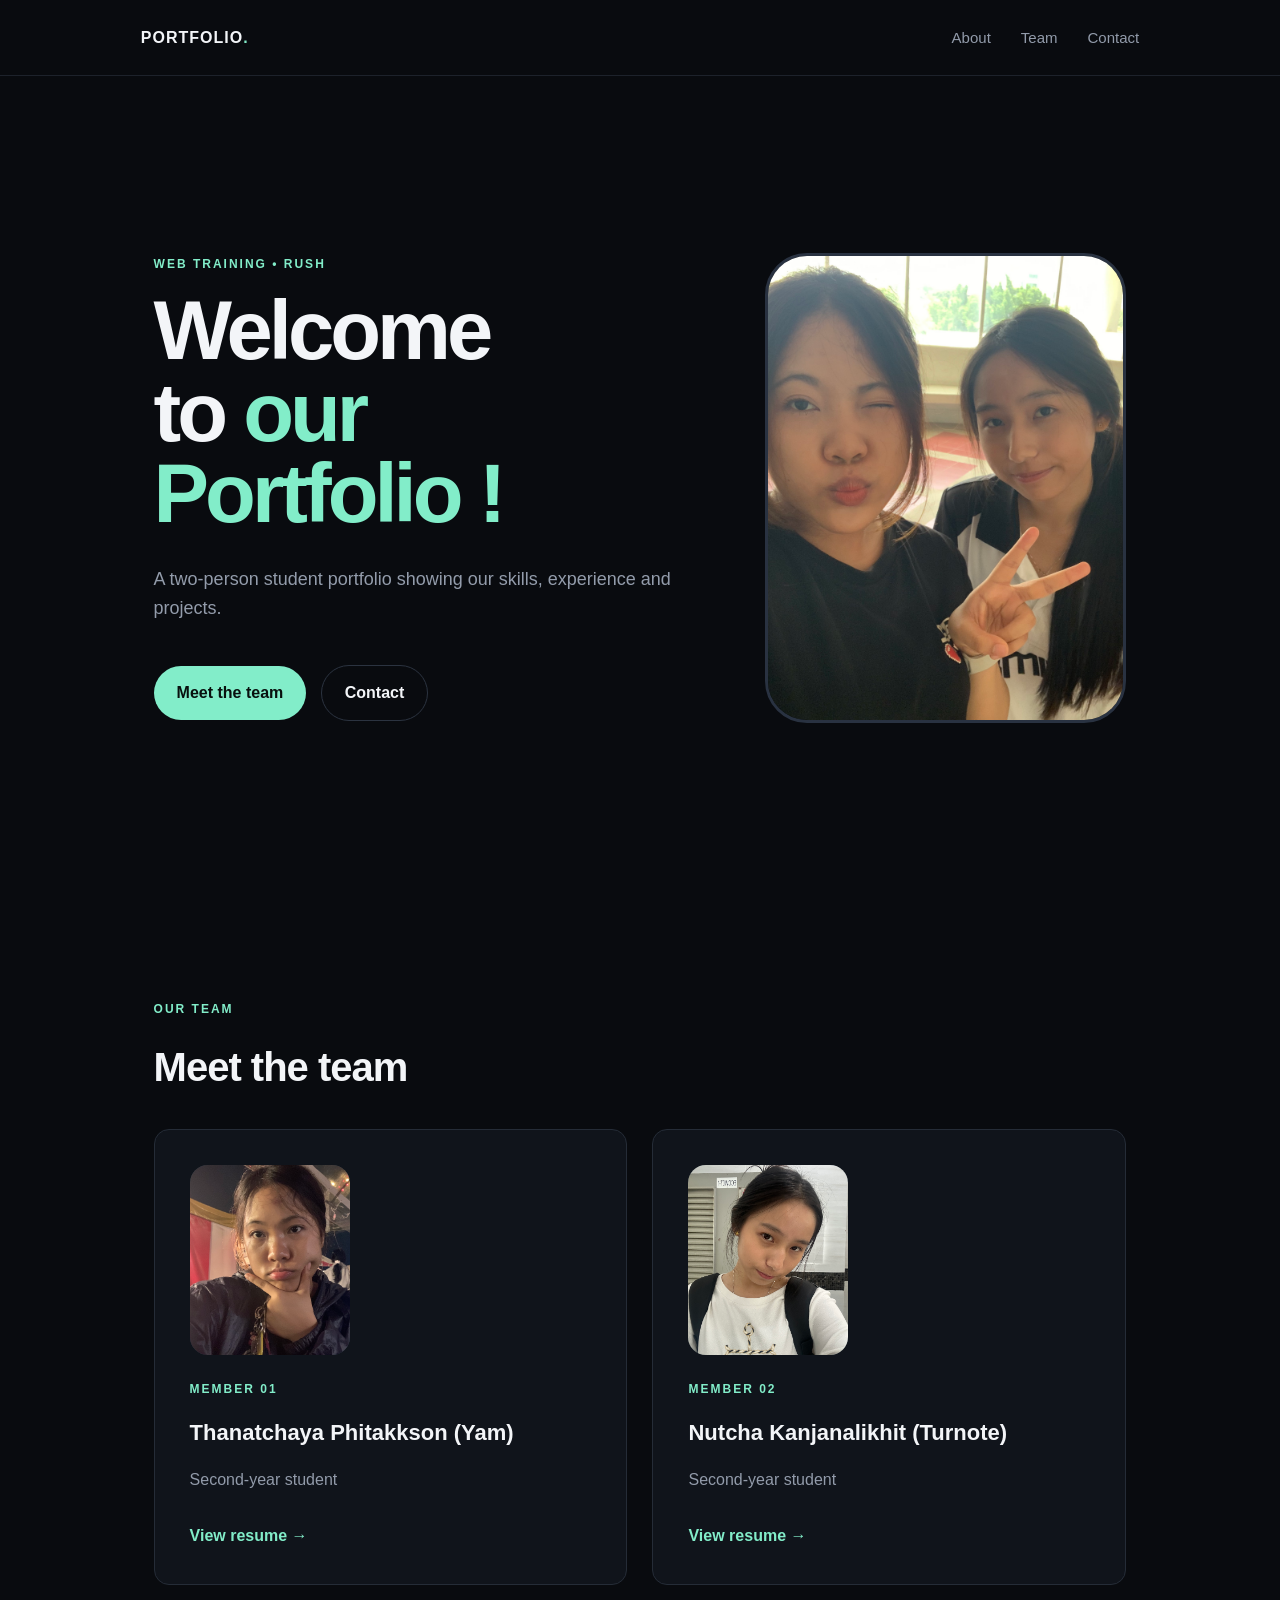
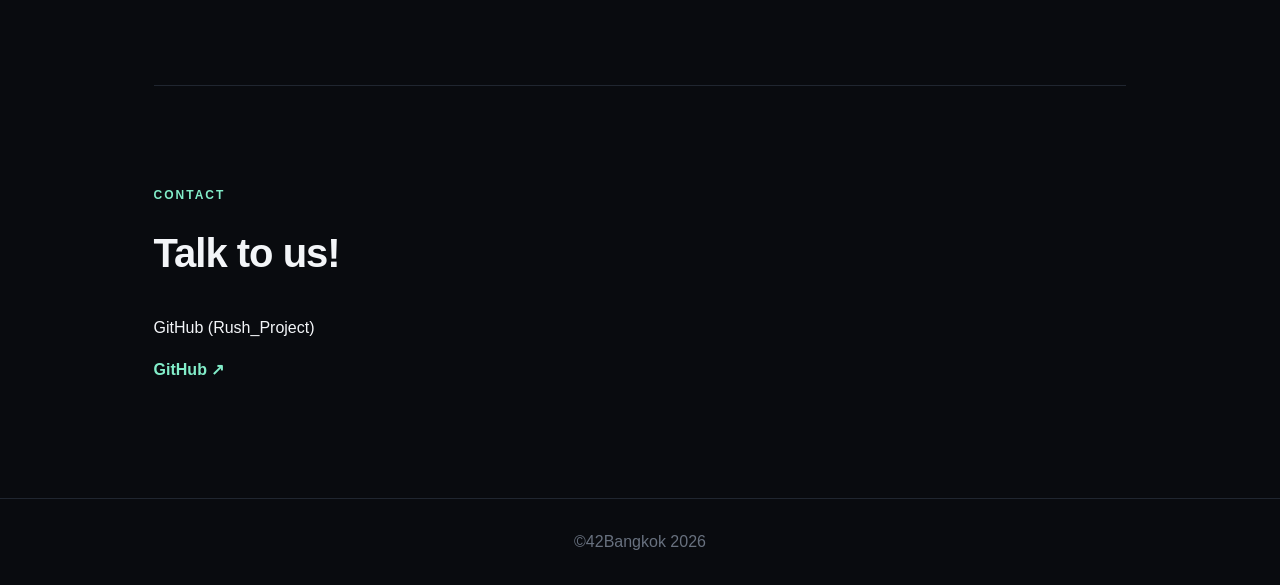
<file: index.html>
<!DOCTYPE html>
<html lang="en">
<head>
  <meta charset="UTF-8">
  <meta name="viewport" content="width=device-width, initial-scale=1.0">
  <title>Portfolio - Our Team</title>
  <link rel="stylesheet" href="style.css">
  <link href="https://fonts.googleapis.com/css2?family=Anuphan:wght@300;400;500;600;700&display=swap" rel="stylesheet">
</head>
<body>
<nav>
  <a class="logo" href="index.html">PORTFOLIO<span>.</span></a>
  <button class="menu-button" aria-label="Open menu">☰</button>
  <div class="nav-links">
    <a href="#about">About</a>
    <a href="#team">Team</a>
    <a href="#contact">Contact</a>
  </div>
</nav>

<header class="intro-section" id="about">
  <div class="intro-text">
    <p class="label">WEB TRAINING • RUSH</p>
    <h1>Welcome<br>to <span>our<br>Portfolio !</span></h1>
    <p class="intro">A two-person student portfolio showing our skills, experience and projects.</p>
    <a class="button" href="#team">Meet the team</a>
    <a class="button outline" href="#contact">Contact</a>
  </div>

  <div class="intro-image">
    <img src="IMG_1265.jpg">
  </div>
</header>

<section id="team">
  <p class="label">OUR TEAM</p>
  <h2>Meet the team</h2>
  <div class="team-grid">
    <article class="team-card">
      <img class="initial" src="IMG_1557.jpg" alt="Your Name">
      <p class="label">MEMBER 01</p>
      <h3>Thanatchaya Phitakkson (Yam)</h3>
      <p>Second-year student</p>
      <a href="resume-one.html">View resume →</a>
    </article>
    <article class="team-card">
      <img class="initial" src="IMG_PORT.jpg" alt="Your Name">
      <p class="label">MEMBER 02</p>
      <h3>Nutcha Kanjanalikhit (Turnote)</h3>
      <p>Second-year student</p>
      <a href="resume-two.html">View resume →</a>
    </article>
  </div>
</section>

<section class="contact" id="contact">
  <p class="label">CONTACT</p>
  <h2>Talk to us!</h2>
  <p>GitHub (Rush_Project)
    <div class="social">
      <a href="https://github.com/yyaaone/rush_project_42/tree/main" target="_blank">GitHub ↗</a>
    </div>
  </p>
</section>

<footer>©42Bangkok 2026</footer>
  <script src="script.js"></script>
</body>
</html>
</file>
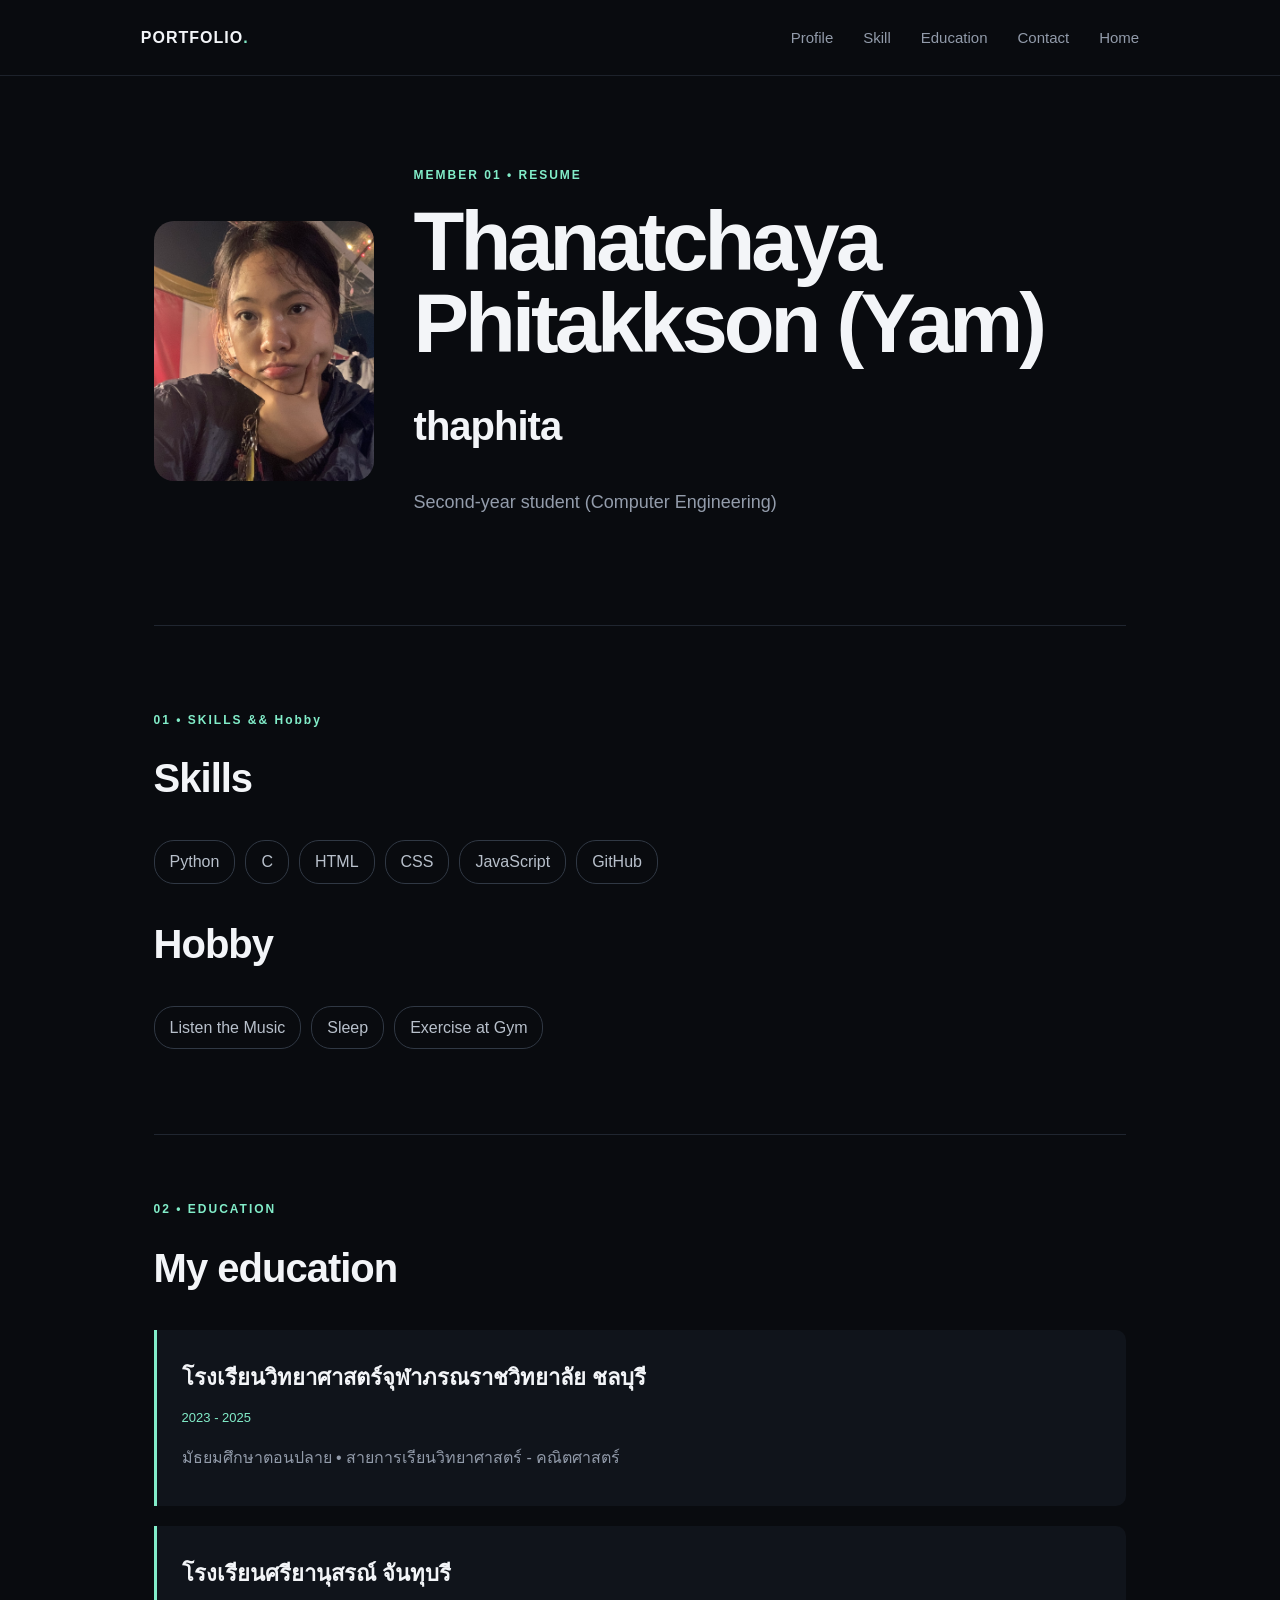
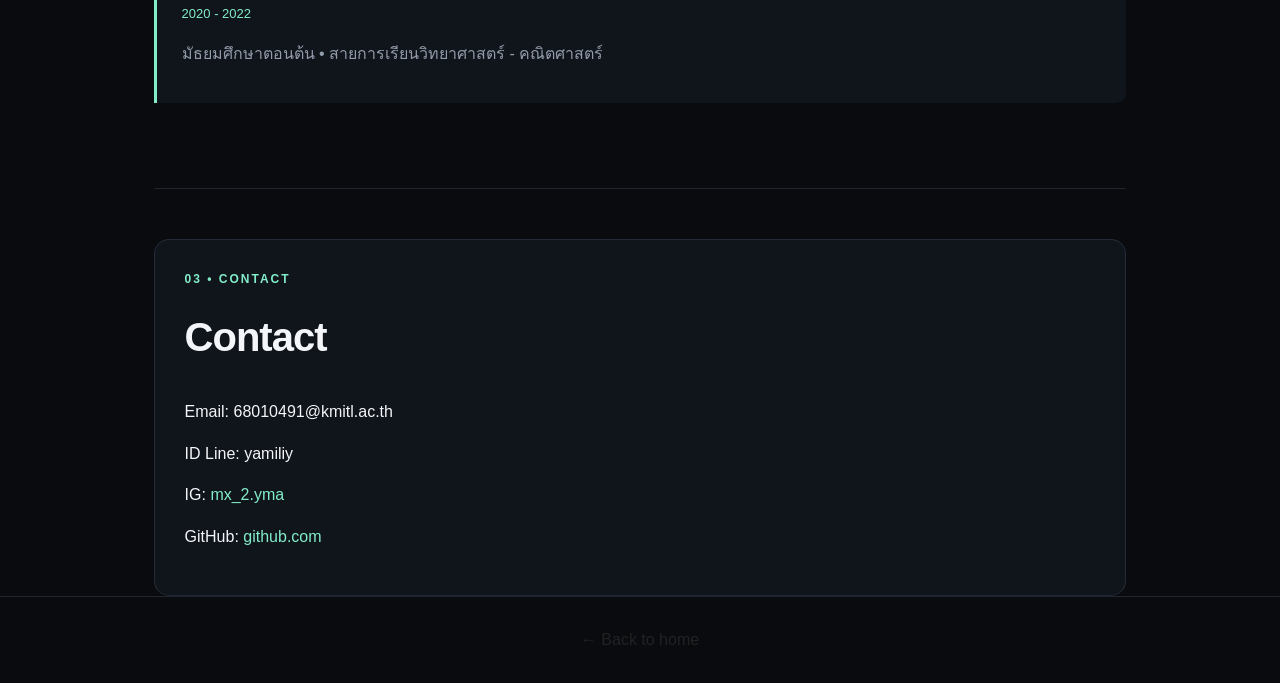
<file: resume-one.html>
<!DOCTYPE html>
<html lang="en">
<head>
  <meta charset="UTF-8">
  <meta name="viewport" content="width=device-width, initial-scale=1.0">
  <title>Your Name - Resume</title>
  <link rel="stylesheet" href="style.css">
</head>
<body>
<nav>
  <a class="logo" href="index.html">PORTFOLIO<span>.</span></a>
  <button class="menu-button" aria-label="Open menu">☰</button>
  <div class="nav-links">
    <a href="#profile">Profile</a>
    <a href="#skills-hobby">Skill</a>
    <a href="#education">Education</a>
    <a href="#contact">Contact</a>
    <a href="index.html">Home</a>
  </div>
</nav>

<header class="resume-head" id="profile">
  <img class="profile-circle" src="IMG_1557.jpg" alt="Your Name">
  <div>
    <p class="label">MEMBER 01 • RESUME</p>
    <h1>Thanatchaya Phitakkson (Yam)</h1>
    <h2>thaphita</h2>
    <p class="intro">Second-year student (Computer Engineering)</p>
  </div>
</header>

<main class="resume">

  <section id="skills-hobby">
    <p class="label">01 • SKILLS && Hobby</p>
    <h2>Skills</h2>
    <div class="skill-hobby"><span>Python</span><span>C</span><span>HTML</span><span>CSS</span><span>JavaScript</span><span>GitHub</span></div>
    <h2>Hobby</h2>
    <div class="skill-hobby"><span>Listen the Music</span><span>Sleep</span><span>Exercise at Gym</span></div>
  </section>

  <section id="education">
    <p class="label">02 • EDUCATION</p>
    <h2>My education</h2>
  
    <div class="experience">
      <h3>โรงเรียนวิทยาศาสตร์จุฬาภรณราชวิทยาลัย ชลบุรี</h3>
      <p class="date">2023 - 2025</p>
      <p>มัธยมศึกษาตอนปลาย • สายการเรียนวิทยาศาสตร์ - คณิตศาสตร์</p>
    </div>
  
    <div class="experience">
      <h3>โรงเรียนศรียานุสรณ์ จันทุบรี</h3>
      <p class="date">2020 - 2022</p>
      <p>มัธยมศึกษาตอนต้น  • สายการเรียนวิทยาศาสตร์ - คณิตศาสตร์</p>
    </div>
  </section>

  <section class="contact-small" id="contact">
    <p class="label">03 • CONTACT</p>
    <h2>Contact</h2>
    <p>Email: 68010491@kmitl.ac.th</p>
    <p>ID Line: yamiliy</p>
    <p>IG: <a href="https://www.instagram.com/mx_2.yma/" target="_blank">mx_2.yma</a></p>
    <p>GitHub: <a href="https://github.com/yyaaone/FWC-thaphita" target="_blank">github.com</a></p>
  </section>
</main>
<footer><a href="index.html">← Back to home</a></footer>
  <script src="script.js"></script>
</body>
</html>
</file>
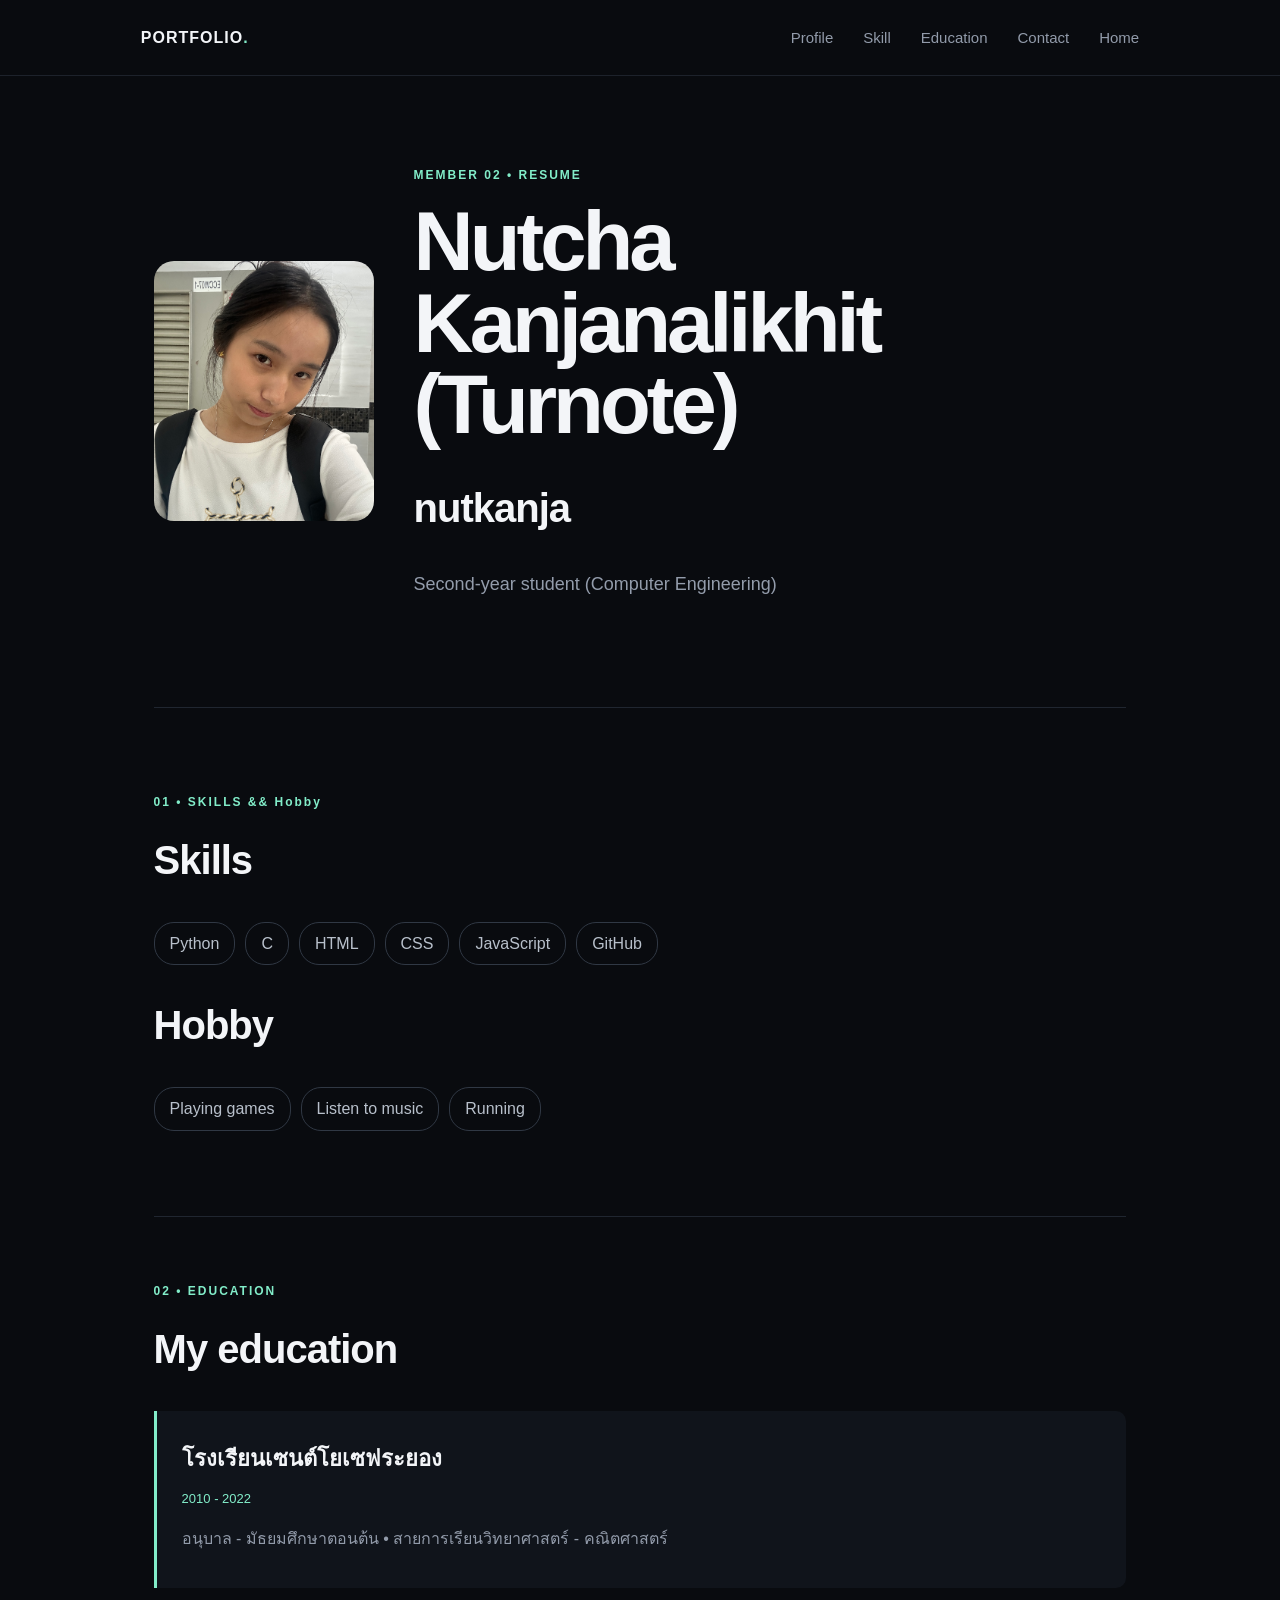
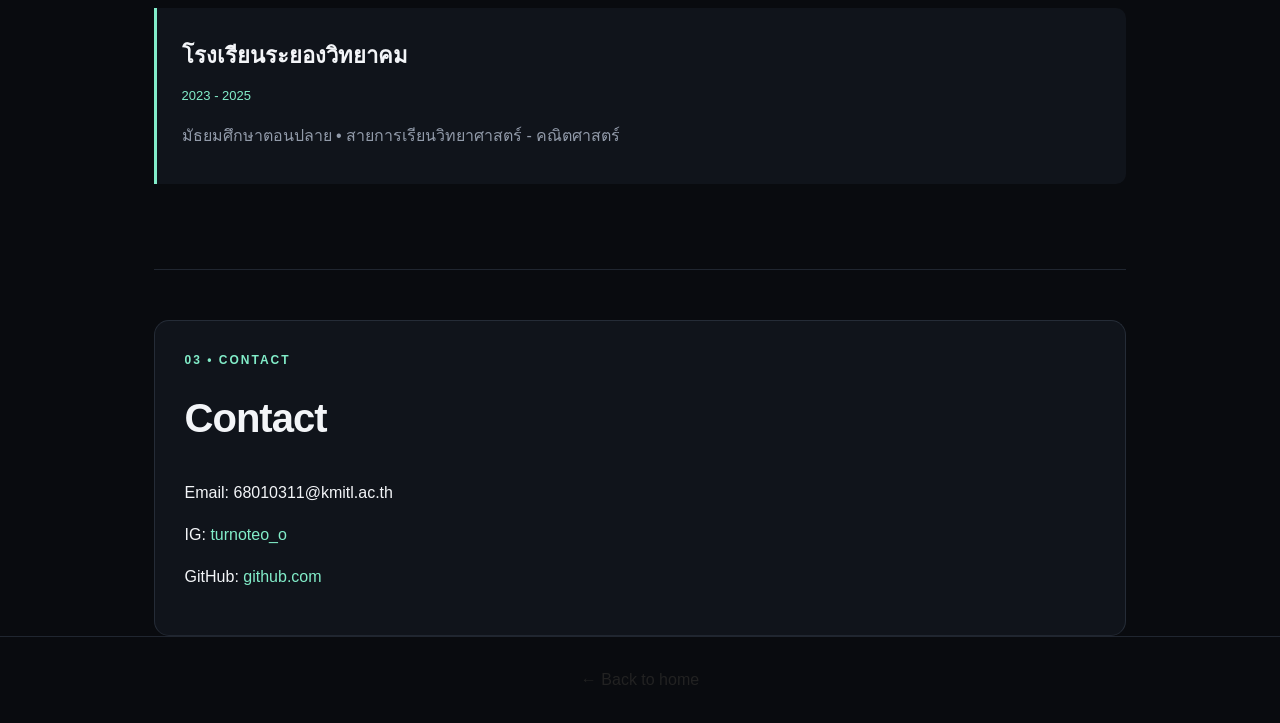
<file: resume-two.html>
<!DOCTYPE html>
<html lang="en">
<head>
  <meta charset="UTF-8">
  <meta name="viewport" content="width=device-width, initial-scale=1.0">
  <title>Your Name - Resume</title>
  <link rel="stylesheet" href="style.css">
</head>
<body>
<nav>
  <a class="logo" href="index.html">PORTFOLIO<span>.</span></a>
  <button class="menu-button" aria-label="Open menu">☰</button>
  <div class="nav-links">
    <a href="#profile">Profile</a>
    <a href="#skills-hobby">Skill</a>
    <a href="#education">Education</a>
    <a href="#contact">Contact</a>
    <a href="index.html">Home</a>
  </div>
</nav>

<header class="resume-head" id="profile">
  <img class="profile-circle" src="IMG_PORT.jpg" alt="Your Name">
  <div>
    <p class="label">MEMBER 02 • RESUME</p>
    <h1>Nutcha Kanjanalikhit (Turnote)</h1>
    <h2>nutkanja</h2>
    <p class="intro">Second-year student (Computer Engineering)</p>
  </div>
</header>

<main class="resume">

  <section id="skills-hobby">
    <p class="label">01 • SKILLS && Hobby</p>
    <h2>Skills</h2>
    <div class="skill-hobby"><span>Python</span><span>C</span><span>HTML</span><span>CSS</span><span>JavaScript</span><span>GitHub</span></div>
    <h2>Hobby</h2>
    <div class="skill-hobby"><span>Playing games</span><span>Listen to music</span><span>Running</span></div>
  </section>

  <section id="education">
    <p class="label">02 • EDUCATION</p>
    <h2>My education</h2>
  
    <div class="experience">
      <h3>โรงเรียนเซนต์โยเซฟระยอง</h3>
      <p class="date">2010 - 2022</p>
      <p>อนุบาล - มัธยมศึกษาตอนต้น • สายการเรียนวิทยาศาสตร์ - คณิตศาสตร์</p>
    </div>
  
    <div class="experience">
      <h3>โรงเรียนระยองวิทยาคม</h3>
      <p class="date">2023 - 2025 </p>
      <p>มัธยมศึกษาตอนปลาย  • สายการเรียนวิทยาศาสตร์ - คณิตศาสตร์</p>
    </div>
  </section>

  <section class="contact-small" id="contact">
    <p class="label">03 • CONTACT</p>
    <h2>Contact</h2>
    <p>Email: 68010311@kmitl.ac.th</p>
    <p>IG: <a href="https://www.instagram.com/turnoteo_o?stkn=b2tjNmptc2x4Z3U1" target="_blank">turnoteo_o</a></p>
    <p>GitHub: <a href="https://github.com/Turnote/FWC-nutkanja.git" target="_blank">github.com</a></p>
  </section>
</main>
<footer><a href="index.html">← Back to home</a></footer>
  <script src="script.js"></script>
</body>
</html>
</file>
<file: style.css>
*{
  box-sizing:border-box
}

html{
  scroll-behavior:smooth
}

body{
  margin:0;
  background:#090b0f;
  color:#f3f5f8;
  font-family:Arial,sans-serif;
  line-height:1.6
}

a{
  color:inherit;
  text-decoration:none
}


nav{
  position:sticky;
  top:0;
  z-index:20;
  height:76px;
  padding:0 11%;
  display:flex;
  align-items:center;
  justify-content:space-between;
  background:#090b0f;
  border-bottom:1px solid #1d222b
}

.logo{
  font-weight:bold;
  letter-spacing:1px
}

.logo span{
  color:#82edc9
}

.nav-links{
  display:flex;
  gap:30px;
  color:#929baa;
  font-size:15px
}

.nav-links a:hover{
  color:#82edc9
}

.intro-section{
  min-height:calc(100vh - 76px);
  width:76%;
  max-width:1200px;
  margin:auto;
  display:grid;
  grid-template-columns:1.2fr .8fr;
  gap:70px;
  align-items:center
}

.label{
  font-size:12px;
  letter-spacing:2px;
  color:#82edc9;
  font-weight:bold;
  margin:0 0 16px
}

h1{
  font-size:clamp(50px,6.5vw,88px);
  line-height:.98;
  letter-spacing:-4px;
  margin:0 0 30px;
  font-weight:700
}

h1 span{
  color:#82edc9
}

h2{
  font-size:40px;
  letter-spacing:-1px;
  margin:8px 0 30px
}

h3{
  font-size:22px;
  margin:10px 0
}

.intro{
  font-size:18px;
  color:#939cab;
  max-width:620px
}

.button{
  display:inline-block;
  background:#82edc9;
  color:#08100e;
  font-weight:bold;
  padding:14px 23px;
  border-radius:30px;
  margin:25px 10px 0 0
}

.button.outline{
  background:transparent;
  color:#f3f5f8;
  border:1px solid #2b3340
}

.intro-image{
  display:flex;
  justify-content:center;
  align-items:center;
  height:470px;
  border:3px solid #293241;
  border-radius:42px;
  position:relative;
  overflow:hidden;
  background:radial-gradient(
    circle,
    #16212b 0,
    #0e121a 48%,
    #0b0e14 75%
  )
}

.intro-image img{
  width:100%;
  height:100%;
  object-fit:cover;
  border-radius:30px;
  box-shadow:0 20px 50px rgba(0,0,0,0.25);
  object-position:30% center
}


section{
  width:76%;
  max-width:1200px;
  margin:auto;
  padding:100px 0
}

.team-grid{
  display:grid;
  grid-template-columns:1fr 1fr;
  gap:25px
}

.team-card{
  background:#10141b;
  border:1px solid #252c37;
  padding:35px;
  border-radius:15px
}

.team-card p:not(.label){
  color:#929baa
}

.team-card a{
  color:#82edc9;
  font-weight:bold;
  display:inline-block;
  margin-top:15px
}

.initial{
  width:160px;
  height:190px;
  border-radius:18px;
  background:#263642;
  display:flex;
  align-items:center;
  justify-content:center;
  font-size:32px;
  font-weight:bold;
  margin-bottom:25px;
  object-fit:cover;
  object-position:15% center
}


.contact{
  border-top:1px solid #202630
}

.social{
  display:flex;
  gap:25px;
  color:#82edc9;
  font-weight:bold
}

.resume-head{
  width:76%;
  max-width:1200px;
  margin:auto;
  padding:90px 0;
  display:flex;
  gap:40px;
  align-items:center;
  border-bottom:1px solid #202630
}

.profile-circle{
  width:220px;
  height:260px;
  object-fit:cover;
  border-radius:20px;
  flex-shrink:0;
  object-position:15% center
}

.resume{
  padding-top:20px
}

.resume section{
  padding:65px 0;
  border-bottom:1px solid #202630
}

.experience{
  border-left:3px solid #82edc9;
  background:#10141b;
  padding:20px 25px;
  margin:20px 0;
  border-radius:0 10px 10px 0
}

.experience p{
  color:#929baa
}

.date{
  color:#82edc9!important;
  font-size:13px!important
}

.skill-hobby{
  display:flex;
  flex-wrap:wrap;
  gap:10px
}

.skill-hobby span{
  margin-bottom:20px;
  border:1px solid #303844;
  border-radius:20px;
  padding:8px 15px;
  color:#b8c0cb
}

.contact-small{
  background:#10141b;
  padding:30px!important;
  border:1px solid #252c37;
  border-radius:15px;
  margin-top:50px
}

.contact-small a{
  color:#82edc9
}

footer{
  text-align:center;
  border-top:1px solid #202630;
  padding:30px;
  color:#68717f
}

footer a{
  color:#222;
  text-decoration:none;
  transition:color 0.3s ease
}

footer a:hover{
  color:#888
}

.menu-button{
  display:none;
  border:1px solid #303844;
  background:transparent;
  color:#f3f5f8;
  border-radius:8px;
  padding:6px 10px;
  cursor:pointer;
  font-size:16px
}

@media(max-width:800px){

  nav{
    padding:0 6%
  }

  .nav-links{
    gap:12px;
    font-size:13px
  }

  .intro-section{
    width:88%;
    grid-template-columns:1fr;
    padding:70px 0
  }

  .intro-image{
    height:330px
  }

  section,
  .resume-head{
    width:88%
  }

  .team-grid{
    grid-template-columns:1fr
  }

  .resume-head{
    padding:65px 0;
    align-items:flex-start;
    flex-direction:column
  }

  h1{
    font-size:48px;
    letter-spacing:-2px
  }

  h2{
    font-size:32px
  }

  .menu-button{
    display:block;
    margin-left:auto;
    margin-right:10px
  }

  nav{
    position:sticky
  }

  nav .nav-links{
    display:none;
    position:absolute;
    top:76px;
    left:0;
    width:100%;
    padding:20px 6%;
    background:#090b0f;
    border-bottom:1px solid #202630;
    flex-direction:column;
    gap:15px
  }

  nav .nav-links.show{
    display:flex
  }
}
</file>
